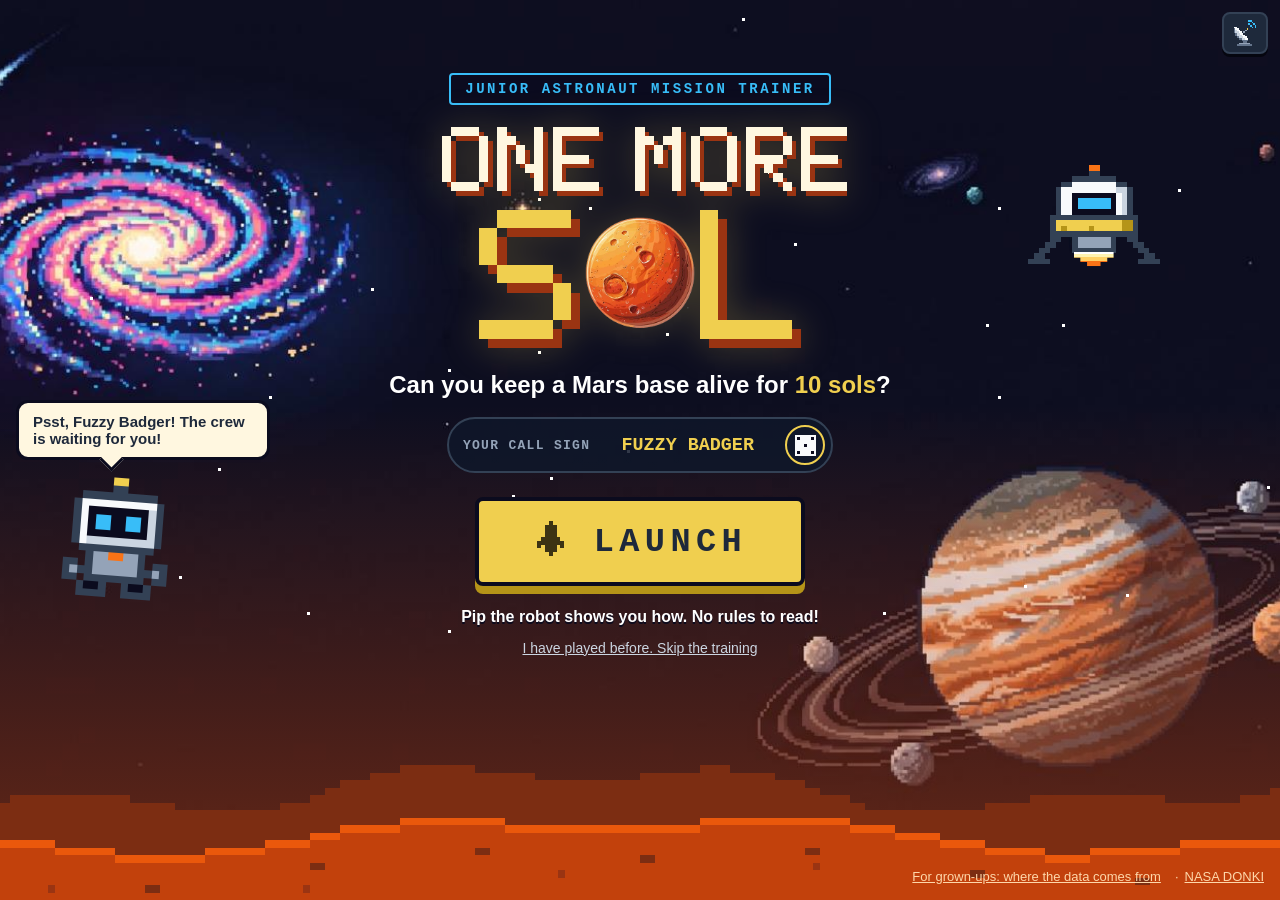
<file: index.html>
<!DOCTYPE html>
<html lang="en">
<head>
    <meta charset="UTF-8">
    <meta name="viewport" content="width=device-width, initial-scale=1.0">
    <title>OneMoreSol</title>
    <link rel="stylesheet" href="css/style.css">
    <link rel="stylesheet" href="css/intro.css">
    <link rel="icon" type="image/png" href="assets/iconOfMars.png">
</head>
<body>
    <!-- Start screen -->
    <!-- No rules to read here: the Launch button starts the training with Pip (js/intro.js). -->
    <div class="startscreen active">
        <button class="small-button sound-button start-sound" title="Sound on or off"></button>
        <div class="landing-main">
            <div class="kicker">Junior Astronaut Mission Trainer</div>
            <h1 id="title" aria-label="One More Sol"><span id="logo"></span></h1>
            <p class="tagline">Can you keep a Mars base alive for <b>10 sols</b>?</p>

            <div class="callsign">
                <span class="callsign-label">Your call sign</span>
                <span class="callsign-name" id="callsignName"></span>
                <button id="callsignRoll" class="roll-button" title="Roll a new call sign" aria-label="Roll a new call sign"><span data-icon="dice"></span></button>
            </div>

            <button id="startbutton" class="launch-button"><span data-icon="rocket"></span> LAUNCH</button>
            <div class="launch-hint" id="launchHint"></div>
            <button id="altStartButton" class="text-button"></button>
        </div>

        <!-- Mars. Pip the robot hovers above it and a landing module comes down.
             Click Pip to spin it. Click the module to make it hop. -->
        <div class="landing-ground" id="landingGround"></div>
        <button class="lander" id="lander" aria-label="Landing module"></button>
        <div class="landing-dust" id="landingDust"></div>
        <button class="landing-pip pip" id="landingPip" aria-label="Pip the robot"></button>
        <div class="pip-bubble" id="pipBubble"></div>

        <div class="landing-foot">
            <button id="sourcesbutton" class="text-button">For grown-ups: where the data comes from</button>
            <span>·</span>
            <a href="https://api.nasa.gov/" target="_blank" rel="noopener">NASA DONKI</a>
        </div>

    </div>

    <!-- The airlock (the launch)
         The crew goes into the base through an airlock: the door shuts, the bolts lock,
         air rushes in (fog, 1.00 to 0.00), the bolts unlock and the doors open onto Mars.
         It sits above both screens, so the game screen can appear behind the doors.
         Click it to skip. The code is launch() in js/intro.js. -->
    <div class="airlock" id="airlock">
        <!-- Everything in here shakes together -->
        <div class="airlock-body" id="airlockBody">
            <div class="airlock-door left" id="doorLeft">
                <div class="door-window"></div>
                <div class="door-label">HAB-1</div>
                <div class="door-plate"></div>
            </div>
            <div class="airlock-door right" id="doorRight">
                <div class="door-window"></div>
                <div class="door-label">AIRLOCK</div>
                <div class="door-plate"></div>
            </div>

            <!-- The locking bolts: they slide across the gap between the doors -->
            <div class="lock-bolt top"><span class="bolt-lamp"></span></div>
            <div class="lock-bolt bottom"><span class="bolt-lamp"></span></div>

            <!-- The vents in the walls. The fog comes out of them (VENTS in js/intro.js). -->
            <div class="airlock-vent left top"></div>
            <div class="airlock-vent left bottom"></div>
            <div class="airlock-vent right top"></div>
            <div class="airlock-vent right bottom"></div>

            <div class="airlock-fog"></div>
            <div class="airlock-smoke" id="airlockSmoke"></div>

            <!-- The control panel: status light, the lock wheel with the number, the air gauge -->
            <div class="airlock-panel">
                <div class="airlock-status"><span class="airlock-light"></span><span id="airlockStatus"></span></div>
                <div class="lock-dial">
                    <div class="lock-wheel"></div>
                    <div class="lock-hub"><span id="airlockNumber"></span></div>
                </div>
                <div class="airlock-gauge"><div class="airlock-gauge-fill" id="airlockGauge"></div></div>
                <div class="airlock-skip">Click to skip</div>
            </div>
        </div>

        <!-- Floats up while the doors open -->
        <div class="airlock-title"><span id="airlockTitle"></span><small>Sol 1 of 10 · Keep the crew safe!</small></div>
    </div>

    <!-- Game screen -->
    <div class="gamescreen">
        <div class="game-layout">
            <div class="side-panel">
                <!-- The cards picked for this turn. They are played when the turn ends. -->
                <div class="plan-box">
                    <div class="plan-header">
                        <span class="panel-title">Your plan</span>
                        <button id="clearPlanButton" class="small-button">Clear</button>
                    </div>
                    <div id="planList" class="plan-list"></div>
                    <div id="planPower" class="small-text"></div>
                </div>

                <!-- Fun space facts -->
                <div class="facts-panel" id="facts">
                    <div class="facts-head">
                        <div class="pip facts-pip" id="factsPip"></div>
                        <span class="panel-title">Pip's space facts</span>
                    </div>
                    <div class="facts-bubble">
                        <h4 id="factTitle"></h4>
                        <p id="factText"></p>
                    </div>
                    <button id="randomFactBtn" class="small-button"><span data-icon="dice"></span> Another fact</button>
                </div>
            </div>

            <div class="left-panel">
                <div class="ticker">
                    <div class="ticker-text" id="tickerText"></div>
                </div>

                <!-- Sol, turn, day or night -->
                <div class="top-row">
                    <span id="solText">Sol 1 / 10</span>
                    <div class="turn-box">
                        <!-- One square for every turn of the sol. Drawn by renderTop(). -->
                        <div class="turn-track" id="turnTrack"></div>
                        <span id="turnText">Turn 1 / 5</span>
                    </div>
                    <span id="timeText">Day</span>
                    <button class="small-button sound-button" title="Sound on or off"></button>
                    <button id="menubutton" class="small-button">Menu</button>
                </div>

                <!-- Science bar: fills up towards the next discovery -->
                <div class="xp-section" id="scienceStat">
                    <div class="xp-header">
                        <span><span data-icon="science"></span> Science</span>
                        <span id="scienceText">0 / 25</span>
                    </div>
                    <div class="xp-bar">
                        <div class="xp-fill" id="scienceFill"></div>
                    </div>
                    <div class="small-text" id="discoveryText">Discoveries: 0 (goal: 5)</div>
                </div>

                <!-- Picture of the base -->
                <div class="scene" id="scene">
                    <img src="assets/game_day1.png" class="background" id="sceneImage" alt="The Mars base">
                    <div class="scene-effect" id="sceneEffect"></div>

                    <div class="dust-layer" id="dustLayer"></div>

                    <div class="badges" id="badges"></div>
                    <div class="toast" id="toast"></div>
                </div>

                <!-- The three meters -->
                <div class="stats">
                    <div class="stat" id="healthStat">
                        <div class="stat-header">
                            <span><img src="assets/healthBar.png" class="stat-icon" alt=""> Health</span>
                            <span id="healthText">100 / 100</span>
                        </div>
                        <div class="xp-bar">
                            <div class="life-fill" id="healthFill"></div>
                        </div>
                    </div>

                    <div class="stat" id="powerStat">
                        <div class="stat-header">
                            <span><img src="assets/energyBar.png" class="stat-icon" alt=""> Power</span>
                            <span id="powerText">60 / 100</span>
                        </div>
                        <div class="xp-bar">
                            <div class="energy-fill" id="powerFill"></div>
                        </div>
                        <div class="small-text" id="backupText">Backup battery: 0 / 60</div>
                    </div>

                    <div class="stat" id="doseStat">
                        <div class="stat-header">
                            <span><img src="assets/radiationBar.png" class="stat-icon" alt=""> Radiation</span>
                            <span id="doseText">0 / 100</span>
                        </div>
                        <div class="xp-bar">
                            <div class="radiation-fill" id="doseFill"></div>
                        </div>
                    </div>
                </div>

                <!-- This turn's event -->
                <div class="event-box" id="eventBox">
                    <div class="event-title">
                        <span id="eventIcon"></span>
                        <span id="eventName"></span>
                        <span class="data-label" id="eventLabel"></span>
                    </div>
                    <p id="eventText"></p>
                    <ul id="eventNews"></ul>
                </div>

                <!-- What the cards did this turn, and how the last turn ended -->
                <div class="news-box">
                    <div class="news-title" id="cardNewsTitle">Last turn: your cards</div>
                    <ul id="cardNews"></ul>
                    <div class="news-title" id="turnNewsTitle">Last turn: how it ended</div>
                    <ul id="turnNews"></ul>
                </div>
            </div>

            <div class="right-panel">
                <div class="panel-title">Pick your cards, then end the turn</div>
                <div class="cards">
                    <div class="card" id="research">
                        <img src="assets/research.png" alt="">
                        <div class="card-info"><div class="card-name"></div><div class="card-cost"></div><div class="card-note"></div></div>
                    </div>
                    <div class="card" id="chargeBackup">
                        <img src="assets/chargeBackup.png" alt="">
                        <div class="card-info"><div class="card-name"></div><div class="card-cost"></div><div class="card-note"></div></div>
                    </div>
                    <div class="card" id="greenhouse">
                        <img src="assets/greenhouse.png" alt="">
                        <div class="card-info"><div class="card-name"></div><div class="card-cost"></div><div class="card-note"></div></div>
                    </div>
                    <div class="card" id="shelter">
                        <img src="assets/shelter.png" alt="">
                        <div class="card-info"><div class="card-name"></div><div class="card-cost"></div><div class="card-note"></div></div>
                    </div>
                    <div class="card" id="explore">
                        <img src="assets/explore.png" alt="">
                        <div class="card-info"><div class="card-name"></div><div class="card-cost"></div><div class="card-note"></div></div>
                    </div>
                    <div class="card" id="crank">
                        <img src="assets/crank.png" alt="">
                        <div class="card-info"><div class="card-name"></div><div class="card-cost"></div><div class="card-note"></div></div>
                    </div>
                </div>

                <div class="panel-title">Free action</div>
                <div class="card" id="callEarth">
                    <img src="assets/ask.png" alt="">
                    <div class="card-info"><div class="card-name">Call Earth</div><div class="card-cost" id="earthCost"></div><div class="card-note" id="earthNote"></div></div>
                </div>

                <button id="endTurnButton" class="main-button end-turn">End turn →</button>
            </div>
        </div>
    </div>

    <!-- Popups (only one is shown at a time) -->

    <div class="overlay" id="sourcesPopup">
        <div class="popup">
            <h2>Where does this come from?</h2>
            <p id="sourcesData"></p>
            <h3>Where the storm data comes from</h3>
            <ul id="dataSources"></ul>
            <h3>How the game simplifies it</h3>
            <ul id="dataNotes"></ul>
            <h3>Other real facts in the game</h3>
            <ul id="sourcesList" class="fact-list"></ul>
            <!-- The two recorded sounds of the airlock (RECORDINGS in js/sound.js). dklon asks to be credited. -->
            <h3>Sounds</h3>
            <ul>
                <li>Air rushing into the airlock: <a href="https://opengameart.org/content/steam-release-sounds" target="_blank" rel="noopener">"Steam release sounds"</a> by bart (CC0), shortened.</li>
                <li>Airlock door opening: <a href="https://opengameart.org/content/vacuumpressure-seal-opening" target="_blank" rel="noopener">"Vacuum/Pressure Seal Opening"</a> by dklon (<a href="https://creativecommons.org/licenses/by/3.0/" target="_blank" rel="noopener">CC-BY 3.0</a>), shortened.</li>
                <li>All other sounds are made by the game itself.</li>
            </ul>
            <button class="main-button" id="sourcesClose">Close</button>
        </div>
    </div>

    <div class="overlay" id="earthPopup">
        <div class="popup">
            <h2><span data-icon="dishOn"></span> Call Earth</h2>
            <p>Earth is far away. The answer arrives 1 or 2 turns later.</p>
            <div id="earthTopics" class="choice-list"></div>
            <button class="small-button" id="earthClose">Cancel</button>
        </div>
    </div>

    <div class="overlay" id="solReportPopup">
        <div class="popup">
            <h2 id="reportTitle">Sol report</h2>
            <ul id="reportList"></ul>
            <p id="reportForecast" class="forecast"></p>
            <button class="main-button" id="reportClose">Continue</button>
        </div>
    </div>

    <div class="overlay" id="upgradePopup">
        <div class="popup">
            <h2><span data-icon="science"></span> Discovery!</h2>
            <p>Your science paid off. Pick one upgrade for the base.</p>
            <div id="upgradeChoices" class="choice-list"></div>
        </div>
    </div>

    <div class="overlay" id="endPopup">
        <div class="popup">
            <h2 id="endTitle"></h2>
            <p id="endText"></p>
            <div class="end-stats" id="endStats"></div>
            <div id="endStory" class="story-box"></div>
            <h3 id="endDebriefTitle">What mattered most</h3>
            <ul id="endDebrief" class="fact-list"></ul>
            <div class="end-buttons">
                <button class="main-button" id="newMissionButton">New mission</button>
                <button class="small-button" id="endMenuButton">Main menu</button>
            </div>
        </div>
    </div>

    <div class="overlay" id="menuPopup">
        <div class="popup">
            <h2>Menu</h2>
            <p>The game is paused.</p>
            <div class="choice-list">
                <button class="main-button" id="menuResume">Keep playing</button>
                <button class="small-button" id="menuTrain">Train with Pip again</button>
                <button class="small-button" id="menuRestart">Start a new mission</button>
                <button class="small-button" id="menuQuit">Back to the start screen</button>
            </div>
        </div>
    </div>

    <!-- Training: Pip guides the first turns (js/intro.js) -->

    <div class="coach-ring" id="coachRing"></div>

    <div class="coach" id="coach">
        <div class="coach-pip pip" id="coachPip"></div>
        <div class="coach-body">
            <div class="coach-top">
                <span class="coach-name">PIP</span>
                <div class="coach-progress"><div id="coachProgress"></div></div>
            </div>
            <p class="coach-text" id="coachText"></p>
            <div class="coach-actions">
                <button class="text-button" id="coachSkip">Skip training</button>
                <span class="coach-wait" id="coachWait">Your move!</span>
                <button class="main-button" id="coachNext">Next ▸</button>
            </div>
        </div>
    </div>

    <div class="overlay" id="gradPopup">
        <div class="popup grad">
            <div class="grad-badge"><div class="pip" id="gradPip"></div></div>
            <div class="kicker">Training complete</div>
            <h2>Junior Astronaut</h2>
            <div class="grad-name" id="gradName"></div>
            <p>You ran the base, fed the crew and beat a solar storm. Now the real mission: 10 sols, 5 discoveries, and a real storm on the way.</p>
            <button class="launch-button" id="gradStart"><span data-icon="rocket"></span> START THE MISSION</button>
        </div>
    </div>

    <!-- The order matters: data first, then the rules, then the page code. -->
    <script src="js/data.js"></script>
    <script src="js/radiationData.js"></script>
    <script src="js/game.js"></script>
    <script src="js/icons.js"></script>
    <script src="js/sound.js"></script>
    <script src="js/index.js"></script>
    <script src="js/intro.js"></script>
    <script src="js/rocket.js"></script>
    <script src="js/satelite.js"></script>
</body>
</html>
</file>
<file: css/style.css>
/* style.css - the game screen, the popups and all shared styling.
   The start screen and the training with Pip are in intro.css. */

/* Colours and fonts used everywhere */

:root {
    --space: #0b0b1e;       /* the night sky */
    --shadow: #05060f;      /* the hard shadow under panels, cards and buttons */
    --panel: #0f172a;       /* inside of a panel */
    --raised: #1e293b;      /* things that sit on a panel */
    --line: #334155;        /* borders */
    --ink: #1e293b;         /* dark text on a yellow button */
    --dim: #94a3b8;         /* quiet text */
    --sun: #f0cf4f;         /* yellow: everything the player can do */
    --sun-dark: #b59418;
    --rust: #c2410c;        /* Mars */
    --rust-dark: #7c2d12;
    --pip: #38bdf8;         /* cyan: labels, and everything Pip says */
    --cream: #fff7e0;
    --health: #ff5d73;
    --radiation: #ff9800;
    --mono: 'Courier New', Courier, monospace;
}

/* Screens: only the one with "active" is shown */

.startscreen,
.gamescreen {
    display: none;
}

.startscreen.active {
    display: flex;
}

.gamescreen.active {
    display: flex;
}

body {
    margin: 0;

    /* Stars, with a warm glow from Mars at the bottom */
    background-color: var(--space);
    background-image:
        linear-gradient(to top, rgba(194, 65, 12, 0.28), rgba(194, 65, 12, 0) 40%),
        url("../assets/stars.png");
    background-size: cover;
    background-position: center;
    background-attachment: fixed;

    color: white;
    font-family: Arial, sans-serif;
}

button {
    font-family: inherit;
}

/* Start screen (the rest is in intro.css) */

.startscreen {
    min-height: 100vh;

    flex-direction: column;
    justify-content: center;
    align-items: center;

    color: #ffffff;
    text-align: center;

    background-image: url("../assets/background.jpg");
    background-size: cover;
    background-position: center;
    background-repeat: no-repeat;
}

/* Buttons */

.main-button {
    margin-top: 20px;
    padding: 14px 30px;

    border: 3px solid var(--space);
    border-radius: 8px;

    background: var(--sun);
    color: var(--ink);

    font-family: var(--mono);
    font-size: 18px;
    font-weight: bold;
    letter-spacing: 0.04em;

    cursor: pointer;

    box-shadow: 0 5px 0 var(--sun-dark);
}

.main-button:hover {
    background: #ffe169;

    transform: translateY(-2px);
}

.main-button:active {
    transform: translateY(4px);

    box-shadow: 0 1px 0 var(--sun-dark);
}

.main-button:disabled {
    opacity: 0.6;

    cursor: wait;
    transform: none;
}

.small-button {
    padding: 9px 14px;

    border: 2px solid var(--line);
    border-radius: 8px;

    background: var(--raised);
    color: white;

    font-size: 15px;
    font-weight: bold;

    cursor: pointer;

    box-shadow: 0 3px 0 var(--shadow);
}

.small-button:hover {
    border-color: var(--sun);
    color: var(--sun);
}

.small-button:active {
    transform: translateY(2px);

    box-shadow: 0 1px 0 var(--shadow);
}

/* Game screen layout */

.gamescreen {
    flex-direction: column;

    width: 100%;
    max-width: 1380px;

    margin: 0 auto;
    padding: 16px 20px 20px 20px;

    box-sizing: border-box;

    position: relative;
}

.game-layout {
    display: flex;
    gap: 20px;
}

/* Middle column: the base and its meters */
.left-panel {
    flex: 0 1 540px;
    min-width: 0;
}

/* Right column: the cards */
.right-panel {
    flex: 0 1 440px;
    min-width: 0;
}

/* Far-left column: the plan and the facts */
.side-panel {
    display: flex;
    flex-direction: column;
    gap: 14px;

    flex: 0 1 320px;
    min-width: 0;
}

/* The look of every box on the game screen: a dark console panel with a hard shadow */
.plan-box,
.facts-panel,
.top-row,
.xp-section,
.stat,
.event-box,
.news-box {
    background: rgba(15, 23, 42, 0.94);

    border: 2px solid var(--line);
    border-radius: 10px;

    box-shadow: 0 4px 0 var(--shadow);
}

/* The small label on top of a panel */
.panel-title {
    margin-bottom: 10px;

    color: var(--pip);

    font-family: var(--mono);
    font-size: 13px;
    font-weight: bold;
    letter-spacing: 0.12em;
    text-transform: uppercase;
}

.small-text {
    margin-top: 6px;

    font-size: 13px;
    color: #cbd5e1;
}

/* Ticker (scrolling line at the top) */

.ticker {
    width: 100%;
    height: 30px;

    background: var(--shadow);

    border: 2px solid var(--line);
    border-radius: 8px;

    box-sizing: border-box;
    overflow: hidden;

    display: flex;
    align-items: center;

    margin-bottom: 12px;

    color: #7dd3fc;

    font-family: var(--mono);
    font-size: 13px;
    font-weight: bold;
}

.ticker-text {
    white-space: nowrap;

    padding-left: 100%;

    animation: scrollText 30s linear infinite;
}

@keyframes scrollText {
    from {
        transform: translateX(0);
    }

    to {
        transform: translateX(-100%);
    }
}

/* Sol, turn, day or night */

.top-row {
    display: flex;
    justify-content: space-between;
    align-items: center;
    gap: 10px;

    margin-bottom: 14px;
    padding: 8px 10px;

    font-family: var(--mono);
    font-size: 17px;
    font-weight: bold;
}

#solText {
    color: var(--sun);

    text-transform: uppercase;
    white-space: nowrap;
}

.turn-box {
    display: flex;
    align-items: center;
    gap: 8px;
}

/* "Turn 1 / 5" is shown by the squares. The text stays for screen readers. */
#turnText {
    position: absolute;

    width: 1px;
    height: 1px;

    overflow: hidden;
    clip-path: inset(50%);
    white-space: nowrap;
}

/* One square for every turn of the sol. The last one is the night. */
.turn-track {
    display: flex;
    gap: 4px;
}

.turn-pip {
    width: 28px;
    height: 28px;

    display: flex;
    justify-content: center;
    align-items: center;

    border: 2px solid var(--line);
    border-radius: 4px;

    box-sizing: border-box;

    background: var(--shadow);
    color: #475569;

    font-family: Arial, sans-serif;
    font-size: 14px;
    line-height: 1;
}

/* Turns that are over */
.turn-pip.done {
    border-color: var(--sun-dark);

    background: #4a3f12;
    color: var(--sun-dark);
}

/* The turn that is being played */
.turn-pip.now {
    border-color: #ffffff;

    background: var(--sun);
    color: var(--ink);

    animation: pipNow 1.4s ease-in-out infinite;
}

.turn-pip.night.now {
    background: #818cf8;
}

/* "Day" or "Night" */
#timeText {
    padding: 4px 10px;

    border-radius: 6px;

    background: var(--sun);
    color: var(--ink);

    font-family: Arial, sans-serif;
    font-size: 15px;
    white-space: nowrap;
}

.gamescreen.night #timeText {
    background: #4338ca;
    color: white;
}

/* Picture of the base: it looks like a camera screen */

.scene {
    width: 100%;
    height: 290px;

    background: #16213e;

    border: 3px solid var(--shadow);
    border-radius: 10px;

    outline: 2px solid var(--line);

    box-sizing: border-box;

    position: relative;

    overflow: hidden;

    margin-bottom: 16px;
}

/* The small "BASE CAM" label in the corner */
.scene::before {
    content: '● BASE CAM';

    position: absolute;
    top: 8px;
    left: 8px;
    z-index: 1;

    padding: 3px 8px;

    border-radius: 4px;

    background: rgba(5, 6, 15, 0.75);
    color: #fca5a5;

    font-family: var(--mono);
    font-size: 11px;
    font-weight: bold;
    letter-spacing: 0.12em;
}

.gamescreen.night .scene::before {
    content: '● NIGHT CAM';
}

.background {
    display: block;

    width: 100%;
    height: 100%;

    object-fit: cover;
}

/* A see-through layer over the picture for storms and dust */
.scene-effect {
    position: absolute;
    top: 0;
    left: 0;

    width: 100%;
    height: 100%;

    pointer-events: none;
}

.dust-layer {
    position: absolute;
    inset: 0;

    overflow: hidden;

    pointer-events: none;

    opacity: 0;
}

.dust {
    position: absolute;
    left: -10%;
    height: 1px;
    background: rgba(255, 220, 150, 0.5);
    filter: blur(0.5px);
    animation: sandMove linear infinite;
}

.dust-layer.fierce .dust {
    animation-duration: 0.9s !important;
}

@keyframes sandMove {
    0%   { 
        left: -10%; 
        transform: translateY(0) rotate(-15deg); 
        opacity: 0; 
    }

    15%  { 
        opacity: 0.6;
    }

    85%  { 
        opacity: 0.6;
    }

    100% { 
        left: 110%; 
        transform: translateY(40px) rotate(-15deg); 
        opacity: 0; 
    }
}

.scene-effect.dust + .dust-layer{
    background: rgba(180, 110, 50, 0.45);
    opacity: 1;
}

/* A slow pulse (one every 2 seconds) so it is safe to look at */
.scene-effect.storm {
    background: repeating-linear-gradient(
        0deg,
        rgba(255, 255, 255, 0.10) 0px,
        rgba(255, 255, 255, 0.10) 2px,
        rgba(255, 152, 0, 0.18) 2px,
        rgba(255, 152, 0, 0.18) 6px
    );

    animation: stormPulse 2s ease-in-out infinite;
}

@keyframes stormPulse {
    0% {
        opacity: 0.4;
    }

    50% {
        opacity: 1;
    }

    100% {
        opacity: 0.4;
    }
}

.badges {
    position: absolute;
    left: 8px;
    bottom: 8px;

    display: flex;
    flex-wrap: wrap;
    gap: 6px;
}

.badge {
    padding: 4px 8px;

    background: rgba(5, 6, 15, 0.88);

    border: 2px solid var(--pip);
    border-radius: 6px;

    font-size: 13px;
    font-weight: bold;
}

/* Event box and last-turn box */

.event-box,
.news-box {
    padding: 10px 14px 12px 14px;

    margin-bottom: 14px;
}

/* The small label on top of the event */
.event-box::before {
    content: 'This turn on Mars';

    display: block;

    margin-bottom: 4px;

    color: var(--pip);

    font-family: var(--mono);
    font-size: 12px;
    font-weight: bold;
    letter-spacing: 0.12em;
    text-transform: uppercase;
}

/* The flare warning and the storm: orange, with warning stripes on top */
.event-box.danger {
    border-color: var(--radiation);

    background:
        repeating-linear-gradient(-45deg, var(--radiation) 0 10px, var(--shadow) 10px 20px) top / 100% 6px no-repeat,
        rgba(40, 20, 8, 0.96);

    padding-top: 16px;
}

.event-box.danger::before {
    content: 'Alert';

    color: var(--radiation);
}

.event-title {
    font-size: 20px;
    font-weight: bold;
}

#eventIcon {
    margin-right: 4px;

    font-size: 24px;
}

.data-label {
    margin-left: 8px;

    color: var(--dim);

    font-family: var(--mono);
    font-size: 12px;
}

.event-box p {
    margin: 6px 0 0 0;
}

.event-box ul,
.news-box ul {
    margin: 6px 0 0 0;
    padding-left: 20px;
}

.event-box ul:empty,
.news-box ul:empty {
    display: none;
}

/* The log of the last turn is quieter than the rest */
.news-box {
    font-size: 14px;
    color: #cbd5e1;
}

.news-title {
    color: var(--dim);

    font-family: var(--mono);
    font-size: 12px;
    font-weight: bold;
    letter-spacing: 0.1em;
    text-transform: uppercase;
}

.news-box ul + .news-title {
    margin-top: 8px;
}

/* Meters */

/* The three meters sit side by side so they are always in view */
.stats {
    display: grid;
    grid-template-columns: repeat(3, 1fr);
    gap: 10px;

    margin-bottom: 14px;
}

.stat {
    padding: 8px 10px 10px 10px;

    min-width: 0;
}

.stat-header {
    display: flex;
    flex-wrap: wrap;

    justify-content: space-between;
    align-items: center;
    gap: 2px 6px;

    margin-bottom: 6px;

    font-size: 14px;
    font-weight: bold;
}

/* The numbers */
.stat-header span + span,
.xp-header span + span {
    font-family: var(--mono);
}

/* In a meter the number always gets its own line, so the three bars line up */
.stat-header span + span {
    flex-basis: 100%;
}

.stat-icon {
    width: 24px;
    height: 24px;

    vertical-align: middle;
    image-rendering: pixelated;
}

/* A meter that is in trouble: see renderMeters() in index.js */
.stat.danger {
    border-color: var(--health);

    animation: dangerPulse 1.2s ease-in-out infinite;
}

.stat.danger .stat-header span + span {
    color: #fca5a5;
}

/* The science bar */
.xp-section {
    padding: 8px 10px 10px 10px;

    margin-bottom: 14px;
}

.xp-header {
    display: flex;
    justify-content: space-between;

    margin-bottom: 6px;

    font-weight: bold;
}

.xp-section .small-text {
    color: var(--sun);

    font-weight: bold;
    letter-spacing: 0.05em;
}

/* The frame of a bar. The dark lines cut it into 10 blocks. */
.xp-bar {
    position: relative;

    width: 100%;
    height: 18px;

    background: var(--shadow);

    border: 2px solid var(--line);
    border-radius: 5px;

    box-sizing: border-box;
    overflow: hidden;
}

.xp-bar::after {
    content: '';

    position: absolute;
    top: 0;
    left: 0;

    width: 100%;
    height: 100%;

    background: repeating-linear-gradient(
        90deg,
        rgba(5, 6, 15, 0) 0,
        rgba(5, 6, 15, 0) calc(10% - 2px),
        rgba(5, 6, 15, 0.7) calc(10% - 2px),
        rgba(5, 6, 15, 0.7) 10%
    );
}

/* The coloured part of a bar, with a line of shine on top */
.xp-fill,
.life-fill,
.energy-fill,
.radiation-fill {
    width: 0%;
    height: 100%;

    background-image: linear-gradient(to bottom, rgba(255, 255, 255, 0.4) 0, rgba(255, 255, 255, 0.4) 30%, rgba(255, 255, 255, 0) 30%);

    transition: width 0.3s;
}

.xp-fill {
    background-color: var(--pip);
}

.life-fill {
    background-color: var(--health);
}

.energy-fill {
    background-color: var(--sun);
}

.radiation-fill {
    background-color: var(--radiation);
}

/* Cards */

/* The six cards are tiles, two in a row */
.cards {
    display: grid;
    grid-template-columns: 1fr 1fr;
    gap: 12px;

    margin-bottom: 18px;
}

.card {
    position: relative;

    display: flex;
    align-items: center;
    gap: 12px;

    padding: 6px;

    background: linear-gradient(to bottom, #233047, #172033);

    border: 3px solid var(--line);
    border-radius: 10px;

    box-sizing: border-box;

    cursor: pointer;

    box-shadow: 0 5px 0 var(--shadow);

    transition: transform 0.12s, border-color 0.12s, box-shadow 0.12s;
}

.cards .card {
    flex-direction: column;
    gap: 4px;

    padding: 10px 8px 10px 8px;

    text-align: center;
}

.card img {
    width: 76px;
    height: 76px;

    flex-shrink: 0;

    object-fit: contain;
    image-rendering: pixelated;
}

.card-info {
    padding-right: 10px;

    min-width: 0;
}

.cards .card-info {
    padding-right: 0;
}

.card-name {
    font-size: 17px;
    font-weight: bold;
}

.card-cost {
    margin-top: 3px;

    font-size: 14px;
    font-weight: bold;
    color: var(--sun);

    white-space: pre-wrap;
}

.card-note {
    margin-top: 3px;

    font-size: 13px;
    color: #cbd5e1;
}

.card:hover {
    border-color: var(--sun);

    transform: translateY(-3px);

    box-shadow: 0 8px 0 var(--shadow);
}

.card:active {
    transform: translateY(3px);

    box-shadow: 0 2px 0 var(--shadow);
}

/* A card that cannot be played right now */
.card.disabled {
    opacity: 0.5;

    cursor: not-allowed;
}

.card.disabled img {
    filter: grayscale(1);
}

.card.disabled:hover,
.card.disabled:active {
    border-color: var(--line);

    transform: none;

    box-shadow: 0 5px 0 var(--shadow);
}

/* The End turn button stays in view while the page scrolls */
.end-turn {
    width: 100%;

    padding: 16px 12px;

    position: sticky;
    bottom: 12px;

    font-size: 17px;

    box-shadow: 0 6px 0 var(--sun-dark), 0 0 0 4px rgba(11, 11, 30, 0.85);
}

/* Popups */

.overlay {
    display: none;

    position: fixed;
    top: 0;
    left: 0;

    width: 100%;
    height: 100%;

    padding: 16px;

    box-sizing: border-box;

    background: rgba(5, 6, 15, 0.82);

    justify-content: center;
    align-items: center;

    z-index: 10;
}

.overlay.active {
    display: flex;
}

.popup {
    width: 100%;
    max-width: 520px;
    max-height: 100%;

    padding: 22px 24px 24px 24px;

    box-sizing: border-box;

    overflow-y: auto;

    background: var(--panel);

    border: 3px solid var(--sun);
    border-radius: 12px;

    box-shadow: 0 8px 0 var(--shadow), 0 0 40px rgba(240, 207, 79, 0.15);

    text-align: center;
}

.popup a {
    color: var(--pip);
    text-decoration: none;
    font-weight: bold;
}

.popup a:hover {
    color: var(--sun);
    text-decoration: underline;
}

.popup h2 {
    margin-top: 0;

    color: var(--sun);

    font-family: var(--mono);
    font-size: 1.7rem;
}

.popup h3 {
    color: var(--pip);

    font-family: var(--mono);
    font-size: 14px;
    letter-spacing: 0.1em;
    text-transform: uppercase;
}

.popup ul {
    padding-left: 22px;

    text-align: left;
    line-height: 1.6;
}

/* The sol report: one row for each line, no dots */
#reportList {
    padding-left: 0;

    list-style: none;
}

#reportList li {
    padding: 6px 10px;

    background: var(--raised);

    border-radius: 6px;

    margin-bottom: 5px;

    font-weight: bold;
}

.forecast {
    padding: 10px;

    background: var(--shadow);

    border: 2px solid var(--line);
    border-radius: 8px;

    font-weight: bold;
}

.choice-list {
    display: flex;
    flex-direction: column;
    gap: 12px;

    margin: 15px 0;
}

.choice-list .main-button {
    margin-top: 0;
}

.choice {
    padding: 14px;

    border: 3px solid var(--line);
    border-radius: 8px;

    background: var(--raised);
    color: white;

    font-size: 16px;
    font-weight: bold;
    text-align: left;

    cursor: pointer;

    box-shadow: 0 4px 0 var(--shadow);
}

.choice:hover {
    border-color: var(--sun);

    transform: translateY(-2px);
}

.choice:active {
    transform: translateY(3px);

    box-shadow: 0 1px 0 var(--shadow);
}

/* Upgrade rarity. The rarity is also written in the text. */
.choice.rare {
    border-color: var(--pip);

    background: #12304a;
}

.choice.epic {
    border-color: #a78bfa;

    background: #2a1f52;

    box-shadow: 0 4px 0 var(--shadow), 0 0 16px rgba(167, 139, 250, 0.5);
}

.popup .fact-list {
    list-style: none;
    padding-left: 0;
}

.fact-list li {
    padding: 10px;

    background: var(--raised);

    border-radius: 8px;

    margin-bottom: 8px;
}

.fact {
    margin-top: 4px;

    color: var(--sun);
}

.source {
    font-size: 12px;
    color: var(--dim);
}

.end-stats {
    padding: 10px;

    background: var(--shadow);

    border: 2px solid var(--line);
    border-radius: 8px;

    font-weight: bold;

    white-space: pre-wrap;
}

.story-box {
    margin-top: 12px;
    padding: 12px;

    border: 2px solid var(--radiation);
    border-radius: 8px;

    background: rgba(40, 20, 8, 0.9);

    text-align: left;
    line-height: 1.5;
}

.end-buttons {
    display: flex;
    flex-wrap: wrap;
    justify-content: center;
    align-items: center;
    gap: 12px;
}

.end-buttons .small-button {
    margin-top: 20px;
}

/* Small screens: cards go under the meters */

@media (max-width: 860px) {
    .gamescreen {
        padding: 10px;
    }

    .game-layout {
        flex-direction: column;
    }

    .left-panel,
    .right-panel {
        flex: none;
        width: 100%;
    }

    .side-panel {
        flex: none;
        width: 100%;
        order: 3;
    }

    .scene {
        height: 190px;
    }

    /* The top bar must fit on a phone */
    .top-row {
        flex-wrap: wrap;
        gap: 6px;

        padding: 6px;

        font-size: 14px;
    }

    #solText {
        font-family: Arial, sans-serif;
    }

    .turn-track {
        gap: 2px;
    }

    .turn-pip {
        width: 20px;
        height: 20px;

        font-size: 11px;
    }

    #timeText {
        padding: 4px 7px;

        font-size: 13px;
    }

    .top-row .small-button {
        padding: 6px 7px;

        font-size: 13px;
    }

    .stat {
        padding: 6px;
    }

    .stat-header {
        font-size: 13px;
    }
}

/* Picked cards: highlight, counter and minus button */

.card.selected {
    border-color: var(--sun);

    background: linear-gradient(to bottom, #4a3f12, #2b2610);

    box-shadow: 0 5px 0 var(--sun-dark), 0 0 14px rgba(240, 207, 79, 0.45);
}

/* "×2" in the top right corner of a picked card */
.card-count {
    position: absolute;
    top: -10px;
    right: -8px;

    padding: 2px 8px;

    border: 2px solid var(--space);
    border-radius: 999px;

    background: var(--sun);
    color: var(--ink);

    font-family: var(--mono);
    font-size: 16px;
    font-weight: bold;
}

.card-count:empty {
    display: none;
}

/* The minus button takes one copy of the card back */
.card-minus {
    display: none;

    position: absolute;
    top: 6px;
    left: 6px;

    width: 32px;
    height: 32px;

    border: 2px solid var(--sun);
    border-radius: 50%;

    background: var(--panel);
    color: var(--sun);

    font-size: 20px;
    font-weight: bold;
    line-height: 1;

    cursor: pointer;
}

.card-minus:hover {
    background: var(--sun);
    color: var(--panel);
}

/* The plan (cards picked for this turn) */

.plan-box {
    padding: 12px;

    border-style: dashed;
}

.plan-header {
    display: flex;
    justify-content: space-between;
    align-items: center;
}

.plan-header .panel-title {
    margin-bottom: 0;
}

.plan-header .small-button {
    padding: 3px 10px;

    font-size: 13px;

    box-shadow: none;
}

.plan-list {
    display: flex;
    flex-wrap: wrap;
    gap: 6px;

    margin-top: 10px;

    font-size: 14px;
    color: #cbd5e1;
}

.plan-chip {
    padding: 4px 8px;

    background: #4a3f12;

    border: 2px solid var(--sun);
    border-radius: 6px;

    font-weight: bold;
    color: white;

    animation: popIn 0.2s ease-out;
}

/* A card of the plan that has already been played */
.plan-chip.done {
    border-color: var(--line);

    background: var(--panel);
    color: var(--dim);
    text-decoration: line-through;
}

/* Fun facts panel: Pip tells a fact in a speech bubble */

.facts-panel {
    padding: 12px;
}

.facts-head {
    display: flex;
    align-items: center;
    gap: 10px;
}

.facts-head .panel-title {
    margin: 0;
}

.facts-pip {
    width: 52px;

    flex-shrink: 0;
}

.facts-bubble {
    position: relative;

    margin: 12px 0 12px 0;
    padding: 10px 12px;

    border: 3px solid var(--space);
    border-radius: 10px;

    background: var(--cream);
    color: var(--ink);
}

/* The little tail of the speech bubble, pointing up at Pip */
.facts-bubble::before {
    content: '';

    position: absolute;
    left: 18px;
    top: -10px;

    width: 14px;
    height: 14px;

    border-left: 3px solid var(--space);
    border-top: 3px solid var(--space);

    background: var(--cream);

    transform: rotate(45deg);
}

#factTitle {
    margin: 0 0 6px 0;

    color: var(--rust);

    font-size: 15px;
}

#factText {
    margin: 0;

    font-size: 14px;
    line-height: 1.45;
}

#randomFactBtn {
    width: 100%;
}

/* Message that floats up over the picture when a card is played */

.toast {
    position: absolute;
    left: 50%;
    top: 40%;
    z-index: 2;

    max-width: 90%;

    padding: 8px 14px;

    background: rgba(5, 6, 15, 0.92);

    border: 3px solid var(--sun);
    border-radius: 8px;

    font-weight: bold;
    text-align: center;

    opacity: 0;
    transform: translate(-50%, 0);

    pointer-events: none;
}

.toast.show {
    animation: floatUp 1.4s ease-out;
}

/* Animations */

/* A card that was just picked gives a small bounce */
.card.picked {
    animation: bounce 0.25s ease-out;
}

/* A card that is being played lights up */
.card.played {
    animation: cardPlayed 0.6s ease-out;
}

/* A card that cannot be picked shakes its head */
.card.refused {
    animation: shake 0.3s ease-in-out;
}

/* A meter that just changed */
.changed {
    animation: bounce 0.35s ease-out;
}

/* A new event slides in */
.appear {
    animation: slideIn 0.35s ease-out;
}

/* The picture fades when day turns into night */
.fade-in {
    animation: fadeIn 0.6s ease-out;
}

/* Popups pop in */
.overlay.active {
    animation: fadeIn 0.2s ease-out;
}

.overlay.active .popup {
    animation: popIn 0.25s ease-out;
}

/* The title on the start screen floats gently */
.startscreen h1 {
    animation: hover 4s ease-in-out infinite;
}

@keyframes bounce {
    0% {
        transform: scale(1);
    }

    50% {
        transform: scale(1.06);
    }

    100% {
        transform: scale(1);
    }
}

@keyframes cardPlayed {
    0% {
        transform: scale(1);
        box-shadow: 0 0 0 rgba(240, 207, 79, 0);
    }

    40% {
        transform: scale(1.06);
        box-shadow: 0 0 24px rgba(240, 207, 79, 0.9);
        border-color: #ffffff;
    }

    100% {
        transform: scale(1);
        box-shadow: 0 0 0 rgba(240, 207, 79, 0);
    }
}

@keyframes shake {
    0% {
        transform: translateX(0);
    }

    25% {
        transform: translateX(-5px);
    }

    75% {
        transform: translateX(5px);
    }

    100% {
        transform: translateX(0);
    }
}

@keyframes slideIn {
    from {
        opacity: 0;
        transform: translateY(12px);
    }

    to {
        opacity: 1;
        transform: translateY(0);
    }
}

@keyframes fadeIn {
    from {
        opacity: 0;
    }

    to {
        opacity: 1;
    }
}

@keyframes popIn {
    from {
        opacity: 0;
        transform: scale(0.85);
    }

    to {
        opacity: 1;
        transform: scale(1);
    }
}

@keyframes floatUp {
    0% {
        opacity: 0;
        transform: translate(-50%, 20px);
    }

    20% {
        opacity: 1;
        transform: translate(-50%, 0);
    }

    75% {
        opacity: 1;
        transform: translate(-50%, -10px);
    }

    100% {
        opacity: 0;
        transform: translate(-50%, -30px);
    }
}

@keyframes hover {
    0% {
        transform: translateY(0);
    }

    50% {
        transform: translateY(-6px);
    }

    100% {
        transform: translateY(0);
    }
}

@keyframes pipNow {
    0% {
        box-shadow: 0 0 0 0 rgba(240, 207, 79, 0.7);
    }

    70% {
        box-shadow: 0 0 0 7px rgba(240, 207, 79, 0);
    }

    100% {
        box-shadow: 0 0 0 0 rgba(240, 207, 79, 0);
    }
}

@keyframes dangerPulse {
    0% {
        box-shadow: 0 4px 0 var(--shadow), 0 0 0 0 rgba(255, 93, 115, 0.7);
    }

    60% {
        box-shadow: 0 4px 0 var(--shadow), 0 0 0 8px rgba(255, 93, 115, 0);
    }

    100% {
        box-shadow: 0 4px 0 var(--shadow), 0 0 0 0 rgba(255, 93, 115, 0);
    }
}

/* People who switched off animations on their computer get none */
@media (prefers-reduced-motion: reduce) {
    * {
        animation: none !important;
        transition: none !important;
    }

    /* Without scrolling, the ticker text starts at the left edge */
    .ticker-text {
        padding-left: 12px;
    }
}

/* Game screen polish
   Loaded last on purpose: these rules make the panels above
   brighter and easier to read. Nothing here changes the layout. */

/* Panels: a thin light line on top, like the edge of a metal console */
.plan-box,
.facts-panel,
.top-row,
.xp-section,
.stat,
.event-box,
.news-box {
    background:
        linear-gradient(to bottom, rgba(148, 163, 184, 0.10), rgba(148, 163, 184, 0) 40px),
        rgba(15, 23, 42, 0.94);
    box-shadow: 0 4px 0 var(--shadow), inset 0 1px 0 rgba(255, 255, 255, 0.08);
}

/* Meters: each one has its own colour (--meter) */
#healthStat { --meter: var(--health); }
#powerStat  { --meter: var(--sun); }
#doseStat   { --meter: var(--radiation); }

.stat {
    position: relative;

    padding: 10px 12px 12px 12px;

    border-top: 4px solid var(--meter);
}

/* The big number of the meter, in the meter's colour */
.stat-header span + span {
    color: var(--meter);

    font-size: 20px;
    text-shadow: 2px 2px 0 var(--shadow);
}

/* Taller bars that glow a little in their colour */
.stat .xp-bar {
    height: 22px;

    box-shadow: 0 0 10px color-mix(in srgb, var(--meter) 25%, transparent);
}

.stat-icon {
    width: 28px;
    height: 28px;
}

/* Science: a cyan line on top and bright gold stars */
.xp-section {
    border-top: 4px solid var(--pip);
}

.xp-section .xp-bar {
    height: 20px;

    box-shadow: 0 0 10px rgba(56, 189, 248, 0.25);
}

#discoveryText {
    font-size: 15px;
}

/* This turn's event: the most important message of the turn */
.event-box {
    position: relative;

    padding: 12px 16px 14px 16px;

    border-left: 6px solid var(--pip);
}

.event-title {
    display: flex;
    align-items: center;
    flex-wrap: wrap;
    gap: 4px 10px;

    font-size: 22px;
}

/* The event icon sits in a round badge */
#eventIcon {
    display: inline-flex;
    justify-content: center;
    align-items: center;

    width: 44px;
    height: 44px;
    margin-right: 0;

    background: var(--raised);
    border: 2px solid var(--line);
    border-radius: 50%;
    box-shadow: 0 3px 0 var(--shadow);

    font-size: 24px;
}

#eventText {
    font-size: 16px;
    line-height: 1.4;
}

.event-box.danger {
    border-left-color: var(--radiation);
}

.event-box.danger #eventIcon {
    border-color: var(--radiation);

    animation: dangerPulse 1.2s ease-in-out infinite;
}

/* The plan: a solid panel with the power left as a clear label */
.plan-box {
    border-style: solid;
    border-left: 6px solid var(--sun);
}

#planPower {
    display: inline-block;

    margin-top: 10px;
    padding: 5px 10px;

    background: var(--raised);
    border: 2px solid var(--line);
    border-radius: 999px;

    color: var(--sun);
    font-weight: bold;
}

/* Not enough power left for life support: see renderPlan() in index.js */
#planPower.warn {
    border-color: var(--health);

    color: #fca5a5;

    animation: dangerPulse 1.2s ease-in-out infinite;
}

/* Cards: the picture sits on a little lit pad */
.cards .card img {
    padding: 4px;

    background: radial-gradient(circle at 50% 40%, rgba(148, 163, 184, 0.22), rgba(148, 163, 184, 0) 70%);
    border-radius: 12px;
}

.card:hover:not(.disabled) {
    box-shadow: 0 8px 0 var(--shadow), 0 0 16px rgba(240, 207, 79, 0.3);
}

/* End turn glows once cards are picked: see renderPlan() in index.js */
.end-turn.ready {
    animation: endTurnGlow 1.6s ease-in-out infinite;
}

@keyframes endTurnGlow {
    0%, 100% { box-shadow: 0 6px 0 var(--sun-dark), 0 0 0 4px rgba(11, 11, 30, 0.85), 0 0 0 rgba(240, 207, 79, 0); }
    50%      { box-shadow: 0 6px 0 var(--sun-dark), 0 0 0 4px rgba(11, 11, 30, 0.85), 0 0 24px rgba(240, 207, 79, 0.65); }
}

@media (prefers-reduced-motion: reduce) {
    .end-turn.ready,
    #planPower.warn,
    .event-box.danger #eventIcon {
        animation: none;
    }
}

/* On a phone the three meters are narrow: smaller numbers that stay on one line */
@media (max-width: 600px) {
    .stat {
        padding: 8px 8px 10px 8px;
    }

    .stat-header span + span {
        font-size: 15px;
        white-space: nowrap;
    }
}

/* Pixel icons (js/icons.js)
   An icon is as tall as the text around it and sits on the same line. */
.px-icon {
    display: inline-block;

    width: 1.05em;
    height: 1.05em;

    vertical-align: -0.15em;
}

.px-icon svg {
    display: block;

    width: 100%;
    height: 100%;
}

/* The event icon in its round badge */
#eventIcon .px-icon {
    width: 26px;
    height: 26px;
}

/* The sun and moon in the turn squares */
.turn-pip .px-icon {
    width: 70%;
    height: 70%;
    vertical-align: middle;
}

/* The satellite dish of the sound button */
.sound-button .px-icon {
    width: 26px;
    height: 26px;
}

/* A little space between an icon and the words after it */
.px-icon + * {
    margin-left: 0.15em;
}

/* Only the turn you are in shows a bright sun or moon */
.turn-pip:not(.now) .px-icon {
    opacity: 0.4;
}

/* On a yellow background a yellow icon would disappear: draw it dark instead */
.turn-pip.now .px-icon,
#timeText .px-icon,
.main-button .px-icon,
.launch-button .px-icon {
    filter: brightness(0);
    opacity: 0.75;
}

/* At night the label is blue, so the pale moon keeps its own colours */
.gamescreen.night #timeText .px-icon {
    filter: none;
    opacity: 1;
}
</file>
<file: css/intro.css>
/* intro.css - the start screen, the launch and the training with Pip.
   Loaded after style.css, so it can change the old start screen rules.
   The page code for all of this is in js/intro.js. */

/* The colours (--sun, --pip, ...) are set at the top of style.css. */

/* Start screen: space on top, Mars at the bottom */

.startscreen {
    position: relative;

    justify-content: flex-start;

    overflow: hidden;

    font-weight: normal;
}

/* A warm glow where space meets Mars */
.startscreen::before {
    content: '';

    position: absolute;
    left: 0;
    right: 0;
    bottom: 0;

    height: 55%;

    background: linear-gradient(to top, rgba(194, 65, 12, 0.5), rgba(194, 65, 12, 0));

    pointer-events: none;
}

.landing-main {
    position: relative;
    z-index: 2;

    flex: 1;

    display: flex;
    flex-direction: column;
    justify-content: center;
    align-items: center;

    width: 100%;
    padding: 20px 16px 185px 16px;

    box-sizing: border-box;
}

.kicker {
    display: inline-block;

    padding: 6px 14px;

    border: 2px solid var(--pip);
    border-radius: 4px;

    background: rgba(11, 11, 30, 0.7);
    color: var(--pip);

    font-family: var(--mono);
    font-size: 14px;
    font-weight: bold;
    letter-spacing: 0.18em;
    text-transform: uppercase;
}

.startscreen h1 {
    margin: 22px 0 14px 0;
}

/* The title is drawn from little squares by drawLogo() */
#logo svg {
    display: block;

    height: clamp(120px, 26vh, 230px);
    width: auto;
    max-width: 88vw;

    filter: drop-shadow(0 0 18px rgba(240, 207, 79, 0.25));
}

.startscreen p.tagline {
    margin: 0 0 18px 0;

    font-size: clamp(1.1rem, 2.4vw, 1.5rem);
    font-weight: bold;

    text-shadow: 0 2px 0 var(--space);
}

.tagline b {
    color: var(--sun);
}

/* Call sign: a silly astronaut name, rolled with the dice */

.callsign {
    display: flex;
    align-items: center;
    gap: 10px;

    margin-bottom: 6px;
    padding: 6px 6px 6px 14px;

    border: 2px solid #334155;
    border-radius: 999px;

    background: rgba(15, 23, 42, 0.85);
}

.callsign-label {
    color: #94a3b8;

    font-family: var(--mono);
    font-size: 13px;
    font-weight: bold;
    letter-spacing: 0.1em;
    text-transform: uppercase;
}

.callsign-name {
    min-width: 9.5em;

    color: var(--sun);

    font-family: var(--mono);
    font-size: 1.15rem;
    font-weight: bold;
    text-transform: uppercase;
}

.callsign-name.rolled {
    animation: rollName 0.3s ease-out;
}

.roll-button {
    width: 40px;
    height: 40px;

    border: 2px solid var(--sun);
    border-radius: 50%;

    background: var(--panel);

    font-size: 20px;
    line-height: 1;

    cursor: pointer;
}

.roll-button:hover {
    background: var(--sun);

    transform: rotate(20deg);
}

/* The big launch button */

.launch-button {
    position: relative;

    margin-top: 18px;
    padding: 20px 54px;

    border: 4px solid var(--space);
    border-radius: 8px;

    background: var(--sun);
    color: var(--ink);

    font-family: var(--mono);
    font-size: clamp(1.5rem, 4vw, 2.1rem);
    font-weight: bold;
    letter-spacing: 0.16em;

    cursor: pointer;

    box-shadow: 0 8px 0 var(--sun-dark), 0 0 0 0 rgba(240, 207, 79, 0.6);

    animation: launchPulse 1.8s ease-out infinite;
}

.launch-button:hover {
    background: #ffe169;

    transform: translateY(-2px);
}

.launch-button:active {
    transform: translateY(6px);

    box-shadow: 0 2px 0 var(--sun-dark);
}

.launch-hint {
    margin-top: 22px;

    font-size: 1rem;
    font-weight: bold;

    text-shadow: 0 2px 0 var(--space);
}

/* A button that looks like a link */
.text-button {
    margin-top: 8px;
    padding: 6px 8px;

    border: none;

    background: none;
    color: #cbd5e1;

    font-size: 14px;
    text-decoration: underline;

    cursor: pointer;
}

.text-button:hover {
    color: var(--sun);
}

button:focus-visible {
    outline: 3px solid var(--pip);
    outline-offset: 3px;
}

/* Mars at the bottom, with Pip standing on it */

.landing-ground {
    position: absolute;
    left: 0;
    right: 0;
    bottom: 0;
    z-index: 1;

    height: 150px;
}

.landing-ground svg {
    display: block;

    width: 100%;
    height: 100%;
}

/* Pip hovers on the left. hoverPip() in intro.js moves and turns it. */
.landing-pip {
    position: absolute;
    left: max(40px, calc(50% - 590px));
    top: 54%;
    z-index: 3;

    width: 120px;
    padding: 0;

    border: none;

    background: none;

    overflow: visible;
    cursor: pointer;

    will-change: transform;
}

/* Pip's six mini rockets. One is a small flame that points down.
   The others are the same flame, turned. "on" lights a flame. */
.pip-jet {
    position: absolute;

    width: 8%;
    height: 15%;

    margin-left: -4%;

    background: linear-gradient(to bottom, #ffffff 0, #ffffff 25%, #ffd166 25%, #ffd166 60%, #f97316 60%, #f97316 100%);

    /* a flame made of squares: wide at the nozzle, narrow at the tip */
    clip-path: polygon(0 0, 100% 0, 100% 50%, 75% 50%, 75% 100%, 25% 100%, 25% 50%, 0 50%);

    transform-origin: 50% 0;

    opacity: 0;
    pointer-events: none;
}

.pip-jet.on {
    animation: jetFlicker 0.1s steps(2) infinite;
}

/* Under the feet, pointing down */
.pip-jet.foot-left {
    left: 28%;
    top: 100%;
}

.pip-jet.foot-right {
    left: 66%;
    top: 100%;
}

/* On top of the head, pointing up */
.pip-jet.head-left {
    left: 22%;
    top: 12%;

    transform: rotate(180deg);
}

.pip-jet.head-right {
    left: 78%;
    top: 12%;

    transform: rotate(180deg);
}

/* In the hands, pointing sideways */
.pip-jet.hand-left {
    left: 4%;
    top: 75%;

    transform: rotate(90deg);
}

.pip-jet.hand-right {
    left: 96%;
    top: 75%;

    transform: rotate(-90deg);
}

/* Pip is drawn by drawPip() */
.pip svg {
    display: block;

    width: 100%;
    height: auto;
}

.pip-eye {
    transform-box: fill-box;
    transform-origin: center;

    animation: pipBlink 4s infinite;
}

.pip-light {
    animation: pipLight 1.2s steps(2) infinite;
}

/* The landing module. It stands on Mars here; flyLander() in intro.js lifts it into the sky
   and lets it come down. */
.lander {
    position: absolute;
    right: max(60px, calc(50% - 520px));
    bottom: 56px;
    z-index: 5;             /* in front of its own dust, so it never disappears in it */

    width: 132px;
    padding: 0;

    border: none;

    background: none;

    overflow: visible;
    cursor: pointer;

    will-change: transform;
}

.lander svg {
    display: block;

    width: 100%;
    height: auto;
}

/* The flame of the engine, under the module. Its length is set by flyLander(). */
.lander-flame {
    position: absolute;
    left: 35%;
    top: 88%;

    width: 30%;
    height: 85%;

    background: linear-gradient(to bottom, #ffffff 0, #ffffff 15%, #fff3b0 15%, #fff3b0 35%, #ffd166 35%, #ffd166 65%, #f97316 65%, #f97316 100%);

    /* a flame made of squares: wide at the engine, narrow at the tip */
    clip-path: polygon(0 0, 100% 0, 100% 40%, 84% 40%, 84% 70%, 67% 70%, 67% 100%, 33% 100%, 33% 70%, 16% 70%, 16% 40%, 0 40%);

    transform: scaleY(0);
    transform-origin: 50% 0;

    pointer-events: none;
}

/* The dust and smoke of the landing. The puffs are added by addPuff(). */
.landing-dust {
    position: absolute;
    top: 0;
    left: 0;
    z-index: 4;

    width: 100%;
    height: 100%;

    overflow: hidden;
    pointer-events: none;
}

/* What Pip says. The bubble sits above Pip and does not turn with it. */
.pip-bubble {
    position: absolute;
    left: max(16px, calc(50% - 630px));
    bottom: calc(46% + 26px);
    z-index: 6;             /* in front of the dust, so it can always be read */

    max-width: 220px;
    padding: 10px 14px;

    border: 3px solid var(--space);
    border-radius: 12px;

    background: var(--cream);
    color: var(--ink);

    font-size: 15px;
    font-weight: bold;
    text-align: left;
}

/* The little tail of the speech bubble, pointing down at Pip */
.pip-bubble::before {
    content: '';

    position: absolute;
    left: 84px;
    bottom: -11px;

    width: 14px;
    height: 14px;

    border-right: 3px solid var(--space);
    border-bottom: 3px solid var(--space);

    background: var(--cream);

    transform: rotate(45deg);
}

.landing-foot {
    position: absolute;
    right: 16px;
    bottom: 10px;
    z-index: 3;

    display: flex;
    align-items: center;
    gap: 6px;

    color: #fed7aa;

    font-size: 13px;
}

.landing-foot .text-button {
    margin: 0;

    color: #fed7aa;

    font-size: 13px;
}

.startscreen .landing-foot a {
    color: #fed7aa;
    text-decoration: underline;
}

/* Small stars that twinkle. They are added by addStars(). */
.star {
    position: absolute;
    z-index: 0;

    width: 3px;
    height: 3px;

    background: white;

    animation: twinkle 3s ease-in-out infinite;
}

/* The launch: the airlock */
/* The steps are explained at launch() in js/intro.js. The classes on #airlock follow them:
   active (shown) -> shut -> locked -> filling -> ready (bolts out, green) -> opening */

/* Covers the whole window, above both screens. Hidden until Launch is pressed. */
.airlock {
    display: none;

    position: fixed;
    inset: 0;
    z-index: 50;

    overflow: hidden;
    cursor: pointer;
}

.airlock.active {
    display: block;
}

/* While the doors are shut, a dark wall behind them hides the gaps when they shake */
.airlock.shut {
    background: var(--shadow);
}

.airlock.opening {
    background: transparent;
}

.airlock-body {
    position: absolute;
    inset: 0;
}

/* The two doors. Each one is half the window. */
.airlock-door {
    position: absolute;
    top: 0;
    z-index: 1;

    width: 50%;
    height: 100%;
    box-sizing: border-box;     /* the striped edge is inside the half, so the doors meet exactly */

    /* rivets in two rows, metal panels, and the steel colour */
    background:
        radial-gradient(circle at 50% 50%, #cbd5e1 0 3px, #1e293b 4px, transparent 5px) 22px 0 / 100% 46px repeat-y,
        repeating-linear-gradient(0deg, transparent 0 118px, rgba(5, 6, 15, 0.55) 118px 122px),
        linear-gradient(90deg, #3b4a5e, #56677d 45%, #3b4a5e);
}

.airlock-door.left {
    left: 0;
    transform: translateX(-100%);
    border-right: 18px solid transparent;
    border-image: repeating-linear-gradient(45deg, var(--sun) 0 16px, #111 16px 32px) 18;
    box-shadow: inset -6px 0 0 var(--shadow), inset 8px 0 0 rgba(5, 6, 15, 0.4);
}

.airlock-door.right {
    right: 0;
    transform: translateX(100%);
    border-left: 18px solid transparent;
    border-image: repeating-linear-gradient(45deg, var(--sun) 0 16px, #111 16px 32px) 18;
    box-shadow: inset 6px 0 0 var(--shadow), inset -8px 0 0 rgba(5, 6, 15, 0.4);
}

/* A round window with thick glass */
.door-window {
    position: absolute;
    top: 9%;
    left: 50%;

    width: min(130px, 18vw);
    aspect-ratio: 1;

    transform: translateX(-50%);

    border: 10px solid #94a3b8;
    border-radius: 50%;
    box-shadow: 0 0 0 4px #1e293b, inset 0 0 0 4px #1e293b, 4px 4px 0 6px rgba(5, 6, 15, 0.5);

    /* dark glass with a shine, and a little red Mars glow at the bottom */
    background:
        linear-gradient(135deg, rgba(255, 255, 255, 0.35) 0 18%, transparent 18% 30%, rgba(255, 255, 255, 0.15) 30% 36%, transparent 36%),
        radial-gradient(circle at 50% 110%, rgba(194, 65, 12, 0.8), #0b1120 65%);
}

/* Big stencil letters on the door, under the control panel */
.door-label {
    position: absolute;
    top: 68%;
    left: 0;
    right: 0;

    color: rgba(240, 207, 79, 0.75);
    font-family: var(--mono);
    font-size: clamp(1.2rem, 4vw, 2.4rem);
    font-weight: bold;
    letter-spacing: 0.25em;
    text-align: center;
    text-shadow: 3px 3px 0 rgba(5, 6, 15, 0.5);
}

/* On a phone the panel covers the letters, so they are left out */
@media (max-width: 600px) {
    .door-label {
        display: none;
    }
}

/* The scratched kick plate at the bottom, where boots hit the door */
.door-plate {
    position: absolute;
    bottom: 0;
    left: 0;
    right: 0;

    height: 12%;

    background:
        repeating-linear-gradient(45deg, rgba(255, 255, 255, 0.06) 0 6px, transparent 6px 14px),
        #2b3646;
    border-top: 4px solid #1e293b;
}

/* The locking bolts */
/* Each bolt sits in the left door. "locked" slides it across the gap into the right door.
   The 0.7s is the same as lockTime in AIRLOCK. */
.lock-bolt {
    position: absolute;
    left: 50%;
    z-index: 2;

    width: min(220px, 30vw);
    height: 34px;

    transform: translate(-100%, -50%);

    background:
        repeating-linear-gradient(90deg, transparent 0 22px, rgba(5, 6, 15, 0.25) 22px 25px),
        linear-gradient(180deg, #e2e8f0, #94a3b8 45%, #475569);
    border: 3px solid #1e293b;
    border-radius: 6px;
    box-shadow: 4px 4px 0 rgba(5, 6, 15, 0.5);

    opacity: 0;
    transition: transform 0.7s cubic-bezier(0.7, 0, 0.3, 1), opacity 0.2s;
}

.lock-bolt.top {
    top: 6%;
}

.lock-bolt.bottom {
    top: 82%;
}

.airlock.shut .lock-bolt {
    opacity: 1;
}

.airlock.locked .lock-bolt {
    transform: translate(-25%, -50%);
}

.airlock.opening .lock-bolt {
    opacity: 0;
}

/* A lamp on each bolt: red while locked, green when it is safe */
.bolt-lamp {
    position: absolute;
    top: 50%;
    left: 12px;

    width: 14px;
    height: 14px;

    transform: translateY(-50%);

    background: #475569;
    border: 2px solid #1e293b;
    border-radius: 50%;
}

.airlock.locked .bolt-lamp {
    background: var(--health);
    box-shadow: 0 0 10px var(--health);
}

.airlock.ready .bolt-lamp {
    background: #4ade80;
    box-shadow: 0 0 10px #4ade80;
}

/* The vents in the walls */
.airlock-vent {
    position: absolute;
    z-index: 2;

    width: 26px;
    height: 70px;

    transform: translateY(-50%);

    background: repeating-linear-gradient(180deg, #1e293b 0 5px, #64748b 5px 9px);
    border: 3px solid #1e293b;

    opacity: 0;
    transition: opacity 0.2s;
}

.airlock-vent.left {
    left: 0;
    border-radius: 0 6px 6px 0;
}

.airlock-vent.right {
    right: 0;
    border-radius: 6px 0 0 6px;
}

.airlock-vent.top {
    top: 20%;
}

.airlock-vent.bottom {
    top: 80%;
}

.airlock.shut .airlock-vent {
    opacity: 1;
}

.airlock.opening .airlock-vent {
    opacity: 0;
}

/* The fog */
/* A soft mist over everything that gets thicker while the air comes in.
   The 0.9s is the same as countTime in AIRLOCK. */
.airlock-fog {
    position: absolute;
    inset: 0;
    z-index: 3;

    background: linear-gradient(to top, rgba(226, 232, 240, 0.6), rgba(226, 232, 240, 0.25) 55%, rgba(226, 232, 240, 0.12));

    opacity: 0;
    pointer-events: none;
    transition: opacity 0.9s ease-out;
}

.airlock.filling .airlock-fog {
    opacity: 1;
}

.airlock.opening .airlock-fog {
    opacity: 0;
    transition: opacity 0.9s ease-out;
}

/* The puffs out of the vents are added by addFog() */
.airlock-smoke {
    position: absolute;
    inset: 0;
    z-index: 4;

    overflow: hidden;
    pointer-events: none;
    transition: opacity 1s ease-out;
}

.airlock.opening .airlock-smoke {
    opacity: 0;
}

.fog-puff {
    position: absolute;

    border-radius: 50%;
    will-change: transform, opacity;
}

/* The control panel */
.airlock-panel {
    position: absolute;
    top: 50%;
    left: 50%;
    z-index: 5;

    width: min(300px, 80vw);
    padding: 14px 18px 12px;

    transform: translate(-50%, -50%);

    background: rgba(15, 23, 42, 0.95);
    border: 3px solid var(--line);
    border-radius: 14px;
    box-shadow: 6px 6px 0 var(--shadow);

    color: var(--cream);
    font-family: var(--mono);
    text-align: center;

    opacity: 0;
    transition: opacity 0.2s;
}

.airlock.shut .airlock-panel {
    opacity: 1;
}

.airlock.opening .airlock-panel {
    opacity: 0;
}

.airlock-status {
    display: flex;
    justify-content: center;
    align-items: center;
    gap: 8px;

    min-height: 1.4em;

    color: var(--pip);
    font-size: 0.85rem;
    font-weight: bold;
    letter-spacing: 0.08em;
    text-transform: uppercase;
}

.airlock.locked .airlock-status {
    color: var(--health);
}

.airlock.ready .airlock-status {
    color: #4ade80;
}

/* Grey while closing, blinking red while locked, green when it is safe */
.airlock-light {
    width: 14px;
    height: 14px;

    border-radius: 50%;
    background: #475569;
}

.airlock.locked .airlock-light {
    background: var(--health);
    box-shadow: 0 0 12px var(--health);
    animation: blink 0.5s steps(2, jump-none) infinite;
}

.airlock.ready .airlock-light {
    background: #4ade80;
    box-shadow: 0 0 16px #4ade80;
}

/* The lock wheel. It turns when the bolts go in, and back when they come out. */
.lock-dial {
    position: relative;

    width: min(190px, 30vh);
    aspect-ratio: 1;
    margin: 10px auto;
}

.lock-wheel {
    position: absolute;
    inset: 0;

    border: 14px solid #94a3b8;
    border-radius: 50%;
    box-shadow: 0 0 0 3px #1e293b, inset 0 0 0 3px #1e293b, 4px 4px 0 5px rgba(5, 6, 15, 0.5);

    /* four spokes */
    background:
        linear-gradient(0deg, transparent 44%, #94a3b8 44% 56%, transparent 56%),
        linear-gradient(90deg, transparent 44%, #94a3b8 44% 56%, transparent 56%);

    transition: transform 0.7s cubic-bezier(0.7, 0, 0.3, 1);
}

/* Two yellow grips on the rim, so you can see the wheel turn */
.lock-wheel::before,
.lock-wheel::after {
    content: '';
    position: absolute;
    left: 50%;

    width: 26px;
    height: 26px;

    transform: translateX(-50%);

    background: var(--sun);
    border: 3px solid #1e293b;
    border-radius: 50%;
}

.lock-wheel::before {
    top: -27px;
}

.lock-wheel::after {
    bottom: -27px;
}

.airlock.locked .lock-wheel {
    transform: rotate(135deg);
}

/* The middle of the wheel does not turn. It shows the number. */
.lock-hub {
    position: absolute;
    top: 50%;
    left: 50%;

    display: flex;
    justify-content: center;
    align-items: center;

    width: 64%;
    aspect-ratio: 1;

    transform: translate(-50%, -50%);

    background: radial-gradient(circle at 35% 30%, #1e293b, var(--panel) 70%);
    border: 4px solid #1e293b;
    border-radius: 50%;
    box-shadow: inset 0 0 0 3px var(--line);
}

/* The number gently floats up and down */
#airlockNumber {
    color: var(--sun);
    font-size: clamp(1.8rem, 6vh, 2.6rem);
    font-weight: bold;
    text-shadow: 3px 3px 0 var(--rust);

    animation: floatNumber 1.4s ease-in-out infinite;
}

.airlock.ready #airlockNumber {
    color: #4ade80;
    text-shadow: 3px 3px 0 #166534;
}

/* The air gauge fills while the air comes in */
.airlock-gauge {
    height: 14px;

    background: var(--raised);
    border: 2px solid var(--line);
    border-radius: 4px;
    overflow: hidden;
}

.airlock-gauge-fill {
    width: 0%;
    height: 100%;

    background: repeating-linear-gradient(90deg, var(--pip) 0 10px, #0ea5e9 10px 14px);
}

.airlock-skip {
    margin-top: 8px;

    color: var(--dim);
    font-size: 0.75rem;
}

/* "MISSION BEGINS" floats up while the doors open */
.airlock-title {
    display: none;

    position: absolute;
    top: 50%;
    left: 50%;
    z-index: 6;

    flex-direction: column;
    align-items: center;
    gap: 8px;

    width: 100%;
    padding: 0 16px;
    box-sizing: border-box;

    transform: translate(-50%, -50%);

    color: var(--sun);
    font-family: var(--mono);
    font-size: clamp(2rem, 8vw, 4.5rem);
    font-weight: bold;
    letter-spacing: 0.08em;
    text-align: center;
    text-shadow: 5px 5px 0 var(--rust), 0 0 30px rgba(5, 6, 15, 0.8);

    pointer-events: none;
}

.airlock-title small {
    color: var(--pip);
    font-size: clamp(0.9rem, 2.4vw, 1.2rem);
    letter-spacing: 0.1em;
    text-shadow: 2px 2px 0 var(--shadow);
}

.airlock.opening .airlock-title {
    display: flex;
    animation: beginTitle 1.65s ease-out forwards;
}

/* One puff of dust or smoke (the landing module). Added by addPuff() in js/intro.js. */
.smoke-puff {
    position: absolute;

    border-radius: 50%;

    /* a darker edge at the bottom makes the puff look round */
    box-shadow: inset -8px -10px 0 rgba(15, 23, 42, 0.18);

    will-change: transform, opacity;
}

/* The page must not get scroll bars while the airlock is shown */
body.launch-lock {
    overflow: hidden;
}

/* Training: the spotlight and Pip's speech box */

/* A frame around the thing Pip talks about. Its huge shadow darkens the rest. */
.coach-ring {
    display: none;

    position: fixed;
    z-index: 20;

    border: 4px solid var(--sun);
    border-radius: 14px;

    box-sizing: border-box;

    box-shadow: 0 0 0 200vmax rgba(5, 8, 25, 0.74), 0 0 24px 4px rgba(240, 207, 79, 0.7);

    pointer-events: none;
}

.coach-ring.active {
    display: block;

    animation: ringPulse 1.1s ease-in-out infinite;
}

.coach {
    display: none;

    position: fixed;
    z-index: 22;

    gap: 12px;
    align-items: flex-start;

    padding: 14px;

    box-sizing: border-box;

    border: 3px solid var(--pip);
    border-radius: 14px;

    background: var(--panel);

    box-shadow: 0 10px 30px rgba(0, 0, 0, 0.6);

    text-align: left;
}

.coach.active {
    display: flex;
}

/* Pip shakes its head when the player clicks somewhere else */
.coach.nudge {
    animation: shake 0.3s ease-in-out;
}

.coach-pip {
    flex-shrink: 0;

    width: 76px;

    animation: pipBob 2.4s ease-in-out infinite;
}

.coach-body {
    flex: 1;
    min-width: 0;
}

.coach-top {
    display: flex;
    align-items: center;
    gap: 10px;
}

.coach-name {
    color: var(--pip);

    font-family: var(--mono);
    font-size: 14px;
    font-weight: bold;
    letter-spacing: 0.15em;
}

/* How far the training is */
.coach-progress {
    flex: 1;

    height: 8px;

    border-radius: 4px;

    background: #1e293b;

    overflow: hidden;
}

.coach-progress div {
    width: 0;
    height: 100%;

    background: var(--pip);

    transition: width 0.3s;
}

.coach-text {
    margin: 8px 0 10px 0;

    font-size: 18px;
    font-weight: bold;
    line-height: 1.4;
}

.coach-actions {
    display: flex;
    justify-content: space-between;
    align-items: center;
    gap: 10px;
}

.coach-actions .text-button {
    margin: 0;
    padding-left: 0;

    font-size: 13px;
    white-space: nowrap;
}

.coach-actions .main-button {
    margin-top: 0;
    padding: 10px 20px;

    white-space: nowrap;
}

.coach-wait {
    color: var(--sun);

    font-weight: bold;

    animation: waitBlink 1s ease-in-out infinite;
}

/* Training complete */

#gradPopup {
    z-index: 30;
}

.popup.grad {
    border-color: var(--pip);
}

.grad-badge {
    position: relative;

    width: 150px;
    height: 150px;

    margin: 0 auto 14px auto;

    display: flex;
    justify-content: center;
    align-items: center;

    border: 6px solid var(--sun);
    border-radius: 50%;

    background: radial-gradient(circle, var(--rust) 0%, var(--rust-dark) 100%);

    box-shadow: 0 0 0 6px var(--panel), 0 0 0 9px var(--sun-dark), 0 0 40px rgba(240, 207, 79, 0.5);

    animation: badgeIn 0.7s ease-out;
}

.grad-badge .pip {
    width: 92px;
}

.popup.grad h2 {
    margin: 12px 0 4px 0;
}

.grad-name {
    color: var(--sun);

    font-family: var(--mono);
    font-size: 1.3rem;
    font-weight: bold;
    text-transform: uppercase;
}

.popup.grad .launch-button {
    padding: 16px 28px;

    font-size: 1.2rem;
    letter-spacing: 0.08em;
}

/* Small screens */

@media (max-width: 760px) {
    .landing-ground {
        height: 110px;
    }

    .landing-main {
        padding-bottom: 170px;
    }

    /* On a phone there is no room on the left: Pip floats just above the ground */
    .landing-pip {
        left: 14px;
        top: auto;
        bottom: 52px;

        width: 72px;
    }

    .pip-bubble {
        left: 106px;
        bottom: 66px;

        max-width: 42vw;

        font-size: 13px;
    }

    .lander {
        right: 8px;
        bottom: 40px;

        width: 66px;
    }

    /* Here the bubble is next to Pip, so its tail points left */
    .pip-bubble::before {
        left: -11px;
        bottom: 14px;

        border-right: none;
        border-left: 3px solid var(--space);
    }

    .landing-foot {
        left: 0;
        right: 0;
        bottom: 6px;

        justify-content: center;
    }

    .kicker {
        font-size: 11px;
        letter-spacing: 0.12em;
    }

    .callsign-label {
        display: none;
    }

    .coach-pip {
        width: 54px;
    }

    .coach-text {
        font-size: 16px;
    }
}

/* Animations */

@keyframes launchPulse {
    0% {
        box-shadow: 0 8px 0 var(--sun-dark), 0 0 0 0 rgba(240, 207, 79, 0.6);
    }

    70% {
        box-shadow: 0 8px 0 var(--sun-dark), 0 0 0 22px rgba(240, 207, 79, 0);
    }

    100% {
        box-shadow: 0 8px 0 var(--sun-dark), 0 0 0 0 rgba(240, 207, 79, 0);
    }
}

@keyframes rollName {
    from {
        opacity: 0;
        transform: translateY(-10px);
    }

    to {
        opacity: 1;
        transform: translateY(0);
    }
}

@keyframes pipBob {
    0% {
        transform: translateY(0);
    }

    50% {
        transform: translateY(-5px);
    }

    100% {
        transform: translateY(0);
    }
}

@keyframes jetFlicker {
    from {
        opacity: 1;
    }

    to {
        opacity: 0.65;
    }
}

@keyframes pipBlink {
    0% {
        transform: scaleY(1);
    }

    94% {
        transform: scaleY(1);
    }

    97% {
        transform: scaleY(0.1);
    }

    100% {
        transform: scaleY(1);
    }
}

@keyframes pipLight {
    from {
        opacity: 1;
    }

    to {
        opacity: 0.25;
    }
}

@keyframes twinkle {
    0% {
        opacity: 0.2;
    }

    50% {
        opacity: 1;
    }

    100% {
        opacity: 0.2;
    }
}

@keyframes blink {
    0% { opacity: 1; }
    100% { opacity: 0.25; }
}

@keyframes floatNumber {
    0%, 100% { transform: translateY(2px); }
    50% { transform: translateY(-4px); }
}

/* The title pops in, stays a moment, then floats up and fades */
@keyframes beginTitle {
    0% { opacity: 0; transform: translate(-50%, -50%) scale(0.6); }
    18% { opacity: 1; transform: translate(-50%, -50%) scale(1.08); }
    28% { transform: translate(-50%, -50%) scale(1); }
    70% { opacity: 1; transform: translate(-50%, -60%); }
    100% { opacity: 0; transform: translate(-50%, -110%); }
}

@keyframes countPop {
    from {
        opacity: 0;
        transform: scale(2.2);
    }

    to {
        opacity: 1;
        transform: scale(1);
    }
}

@keyframes ringPulse {
    0% {
        border-color: var(--sun);
    }

    50% {
        border-color: #ffffff;
    }

    100% {
        border-color: var(--sun);
    }
}

@keyframes waitBlink {
    0% {
        opacity: 1;
    }

    50% {
        opacity: 0.45;
    }

    100% {
        opacity: 1;
    }
}

@keyframes badgeIn {
    0% {
        opacity: 0;
        transform: scale(0.2) rotate(-180deg);
    }

    70% {
        opacity: 1;
        transform: scale(1.12) rotate(8deg);
    }

    100% {
        transform: scale(1) rotate(0deg);
    }
}

/* Sound button on the start screen (js/sound.js) */
.start-sound {
    position: absolute;
    top: 12px;
    right: 12px;
    z-index: 5;
}

/* The sound button: a pixel satellite dish (js/sound.js) */
.sound-button {
    display: inline-flex;
    justify-content: center;
    align-items: center;

    padding: 6px 8px;
}

.sound-button svg {
    display: block;

    width: 26px;
    height: 26px;
}

/* The radio waves pulse outwards, and the light on the dish blinks */
.dish-wave {
    animation: dishWave 1.2s ease-in-out infinite;
}

.dish-light {
    animation: blink 1.2s steps(2, jump-none) infinite;
}

.sound-button.off svg {
    opacity: 0.8;
}

@keyframes dishWave {
    0%, 100% { opacity: 1; }
    50% { opacity: 0.35; }
}
</file>
